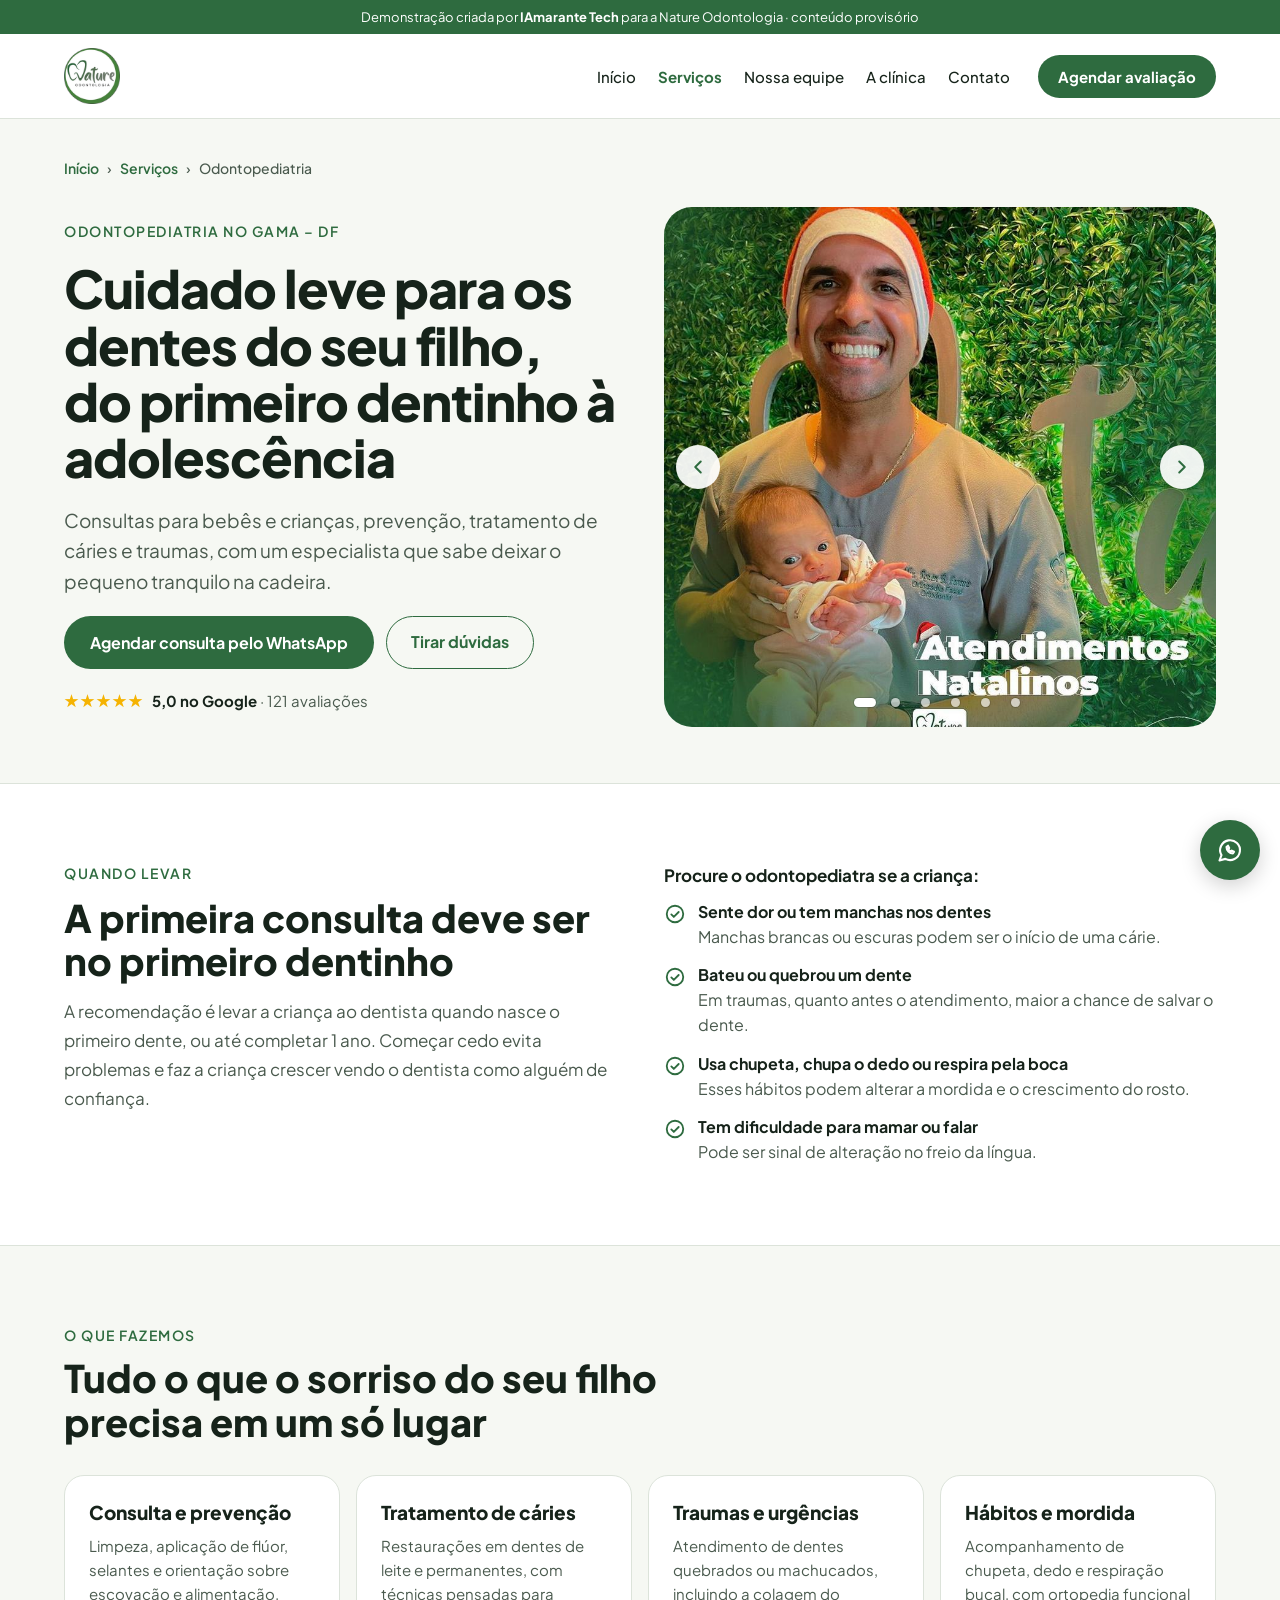
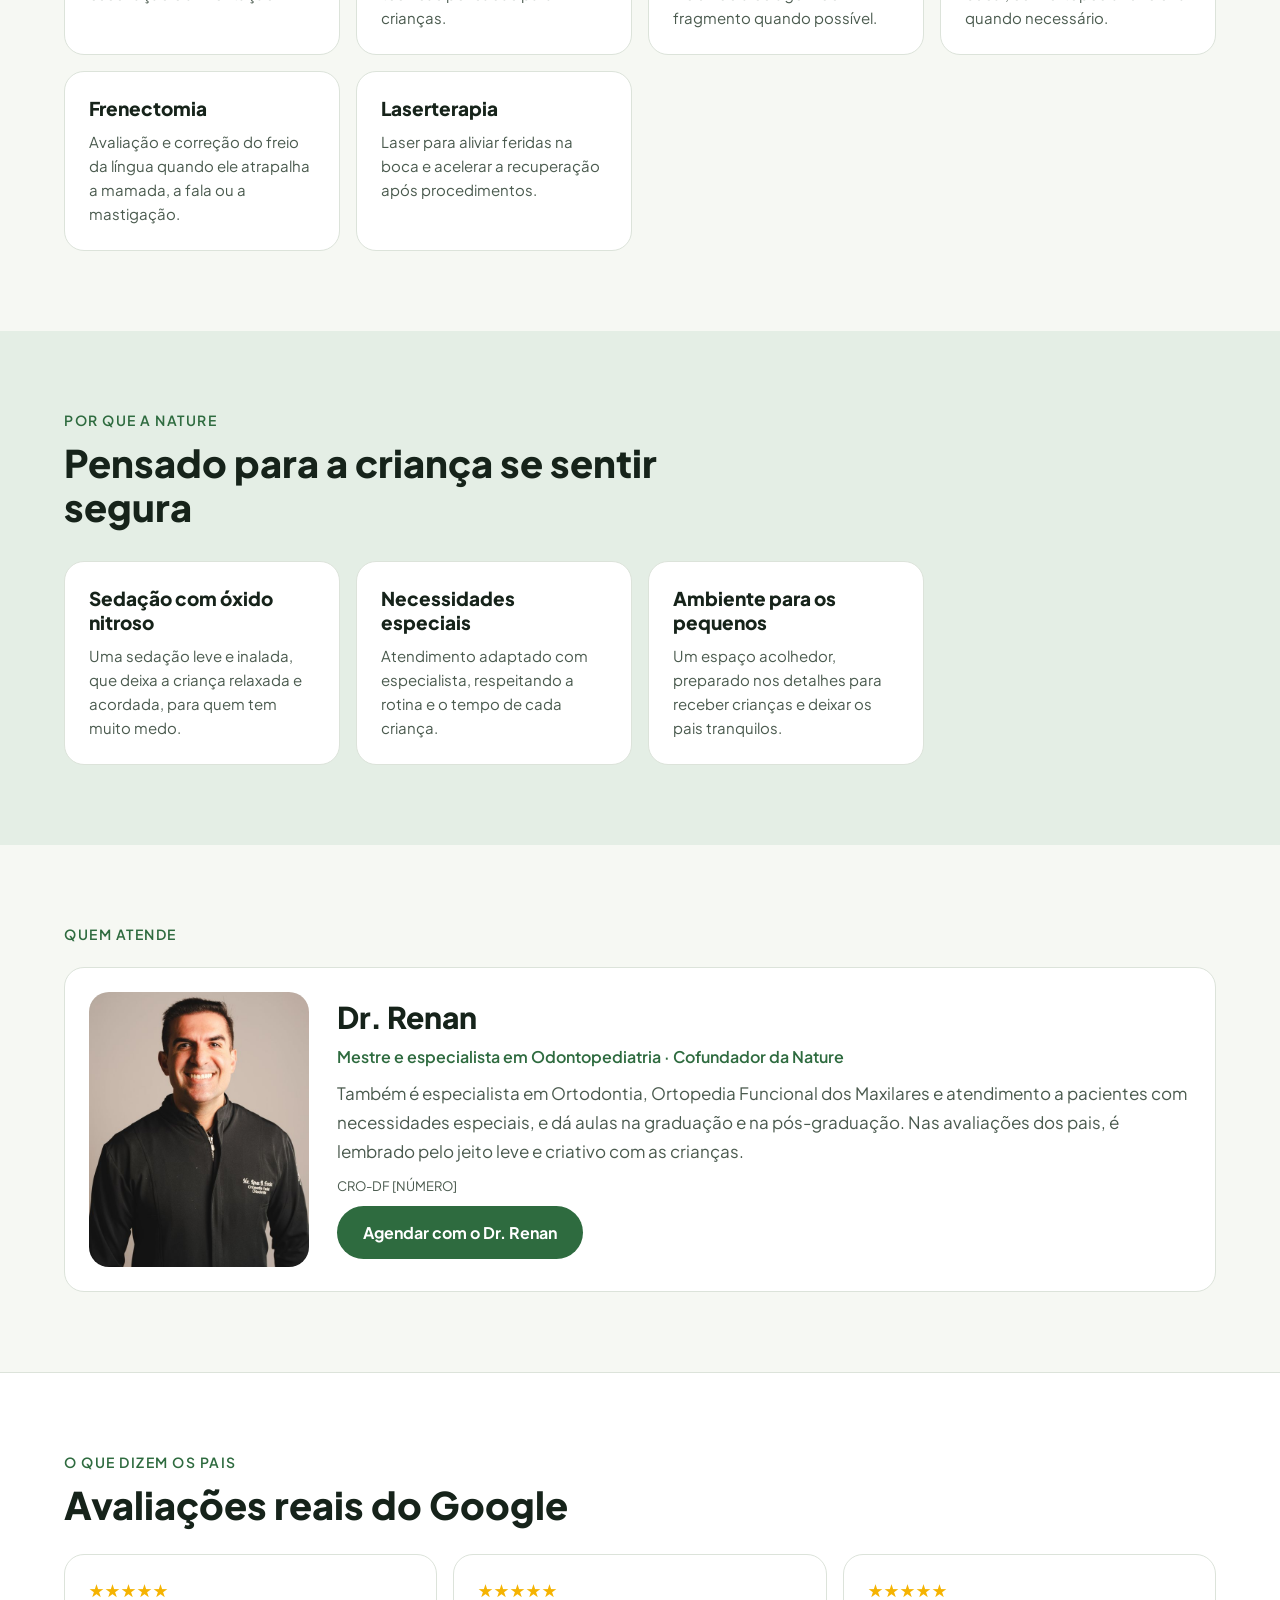
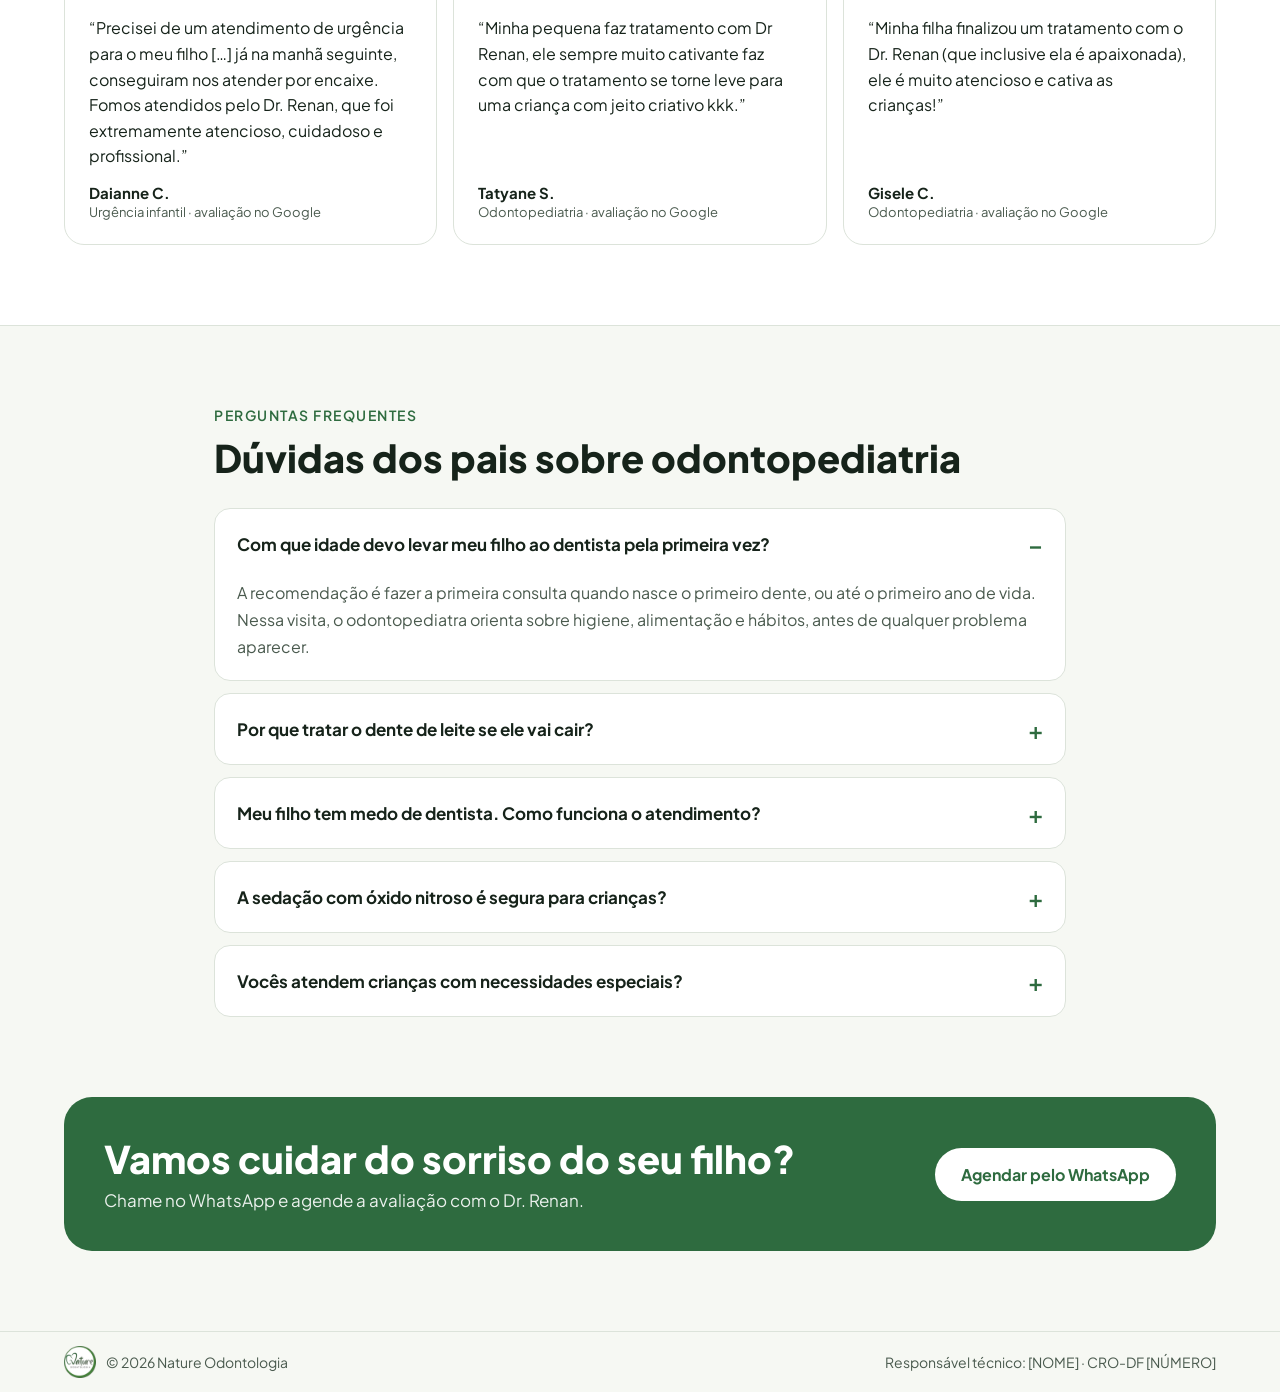
<file: servicos/odontopediatria.html>
<!doctype html>
<html lang="pt-BR">
<head>
<meta charset="utf-8">
<meta name="viewport" content="width=device-width, initial-scale=1">
<!-- Demonstração: remover o noindex quando o site for publicado no domínio da clínica -->
<meta name="robots" content="noindex, nofollow">
<title>Odontopediatria · Nature Odontologia</title>
<meta name="description" content="Odontopediatria no Gama, DF: consultas para bebês e crianças, prevenção, tratamento de cáries e traumas, sedação com óxido nitroso e atendimento a crianças com necessidades especiais.">
<link rel="canonical" href="https://natureodontologia.com.br/servicos/odontopediatria">
<meta property="og:type" content="website">
<meta property="og:title" content="Odontopediatria no Gama (DF) | Nature Odontologia">
<meta property="og:description" content="Cuidado leve para os dentes do seu filho, do primeiro dentinho à adolescência.">
<meta property="og:image" content="../img/renan.jpg">
<link rel="icon" type="image/png" href="../img/logo.png">
<link rel="preconnect" href="https://fonts.googleapis.com">
<link href="https://fonts.googleapis.com/css2?family=Plus+Jakarta+Sans:wght@400;500;600;700;800&display=swap" rel="stylesheet">
<link rel="stylesheet" href="../css/site.css?v=20261124-2">

<!-- Dados estruturados: ajudam o Google a entender a página (serviço, clínica e perguntas frequentes) -->
<script type="application/ld+json">
{
  "@context": "https://schema.org",
  "@graph": [
    {
      "@type": "Dentist",
      "@id": "https://natureodontologia.com.br/#clinica",
      "name": "Nature Odontologia",
      "url": "https://natureodontologia.com.br/",
      "telephone": "+55-61-99686-1030",
      "image": "https://natureodontologia.com.br/img/logo.png",
      "address": {
        "@type": "PostalAddress",
        "streetAddress": "AE Central Lado Leste, Lotes 24/25, Órion Office Residence Mall, Sala 707",
        "addressLocality": "Gama, Brasília",
        "addressRegion": "DF",
        "postalCode": "72405-135",
        "addressCountry": "BR"
      },
      "aggregateRating": { "@type": "AggregateRating", "ratingValue": "5.0", "reviewCount": "121" }
    },
    {
      "@type": "MedicalWebPage",
      "name": "Odontopediatria no Gama (DF)",
      "about": { "@type": "MedicalSpecialty", "name": "Odontopediatria" },
      "provider": { "@id": "https://natureodontologia.com.br/#clinica" }
    },
    {
      "@type": "BreadcrumbList",
      "itemListElement": [
        { "@type": "ListItem", "position": 1, "name": "Início", "item": "https://natureodontologia.com.br/" },
        { "@type": "ListItem", "position": 2, "name": "Serviços", "item": "https://natureodontologia.com.br/#servicos" },
        { "@type": "ListItem", "position": 3, "name": "Odontopediatria" }
      ]
    },
    {
      "@type": "FAQPage",
      "mainEntity": [
        { "@type": "Question", "name": "Com que idade devo levar meu filho ao dentista pela primeira vez?",
          "acceptedAnswer": { "@type": "Answer", "text": "A recomendação é fazer a primeira consulta quando nasce o primeiro dente, ou até o primeiro ano de vida. Nessa visita, o odontopediatra orienta sobre higiene, alimentação e hábitos, antes de qualquer problema aparecer." } },
        { "@type": "Question", "name": "Por que tratar o dente de leite se ele vai cair?",
          "acceptedAnswer": { "@type": "Answer", "text": "Os dentes de leite ajudam a criança a mastigar, falar e guardam o espaço para os dentes permanentes. Uma cárie não tratada pode causar dor e infecção e prejudicar o dente que vem por baixo." } },
        { "@type": "Question", "name": "Meu filho tem medo de dentista. Como funciona o atendimento?",
          "acceptedAnswer": { "@type": "Answer", "text": "O atendimento é feito no tempo da criança, com explicações em linguagem que ela entende e um ambiente pensado para os pequenos. Quando o dentista indica, também é possível usar a sedação leve com óxido nitroso." } },
        { "@type": "Question", "name": "A sedação com óxido nitroso é segura para crianças?",
          "acceptedAnswer": { "@type": "Answer", "text": "O óxido nitroso é uma sedação leve, inalada por uma máscara no nariz, em que a criança fica relaxada e acordada durante o procedimento. O dentista avalia em consulta se ela é indicada para cada caso." } },
        { "@type": "Question", "name": "Vocês atendem crianças com necessidades especiais?",
          "acceptedAnswer": { "@type": "Answer", "text": "Sim. O Dr. Renan é especialista em atendimento a pacientes com necessidades especiais, e o tratamento é adaptado à rotina e ao ritmo de cada criança." } }
      ]
    }
  ]
}
</script>
</head>
<body>

<div class="demo" role="note">Demonstração criada por <b>IAmarante Tech</b> para a Nature Odontologia · conteúdo provisório</div>

<header>
  <div class="bar">
    <a class="logo" href="../index.html" aria-label="Nature Odontologia, página inicial">
      <img src="../img/logo.png" width="56" height="56" alt="Nature Odontologia">
    </a>
    <nav aria-label="Principal">
      <a href="../index.html">Início</a>
      <a href="../index.html#servicos" class="ativo">Serviços</a>
      <a href="../index.html#equipe">Nossa equipe</a>
      <a href="../index.html#clinica">A clínica</a>
      <a href="../index.html#contato">Contato</a>
    </nav>
    <div class="acoes">
      <a class="btn sm" href="https://wa.me/5561996861030?text=Ol%C3%A1%21%20Vi%20o%20site%20da%20Nature%20e%20gostaria%20de%20agendar%20uma%20consulta%20de%20Odontopediatria." target="_blank" rel="noopener">Agendar avaliação</a>
    </div>
  </div>
</header>

<main>

  <!-- Topo -->
  <section class="wrap" style="padding-top:40px;padding-bottom:56px">
    <nav class="trilha" aria-label="Você está em"><a href="../index.html">Início</a><span>›</span><a href="../index.html#servicos">Serviços</a><span>›</span><span>Odontopediatria</span></nav>
    <div class="split" style="margin-top:28px">
      <div class="col">
        <p class="eyebrow">Odontopediatria no Gama – DF</p>
        <h1>Cuidado leve para os dentes do seu filho, do primeiro dentinho à adolescência</h1>
        <p class="lead">Consultas para bebês e crianças, prevenção, tratamento de cáries e traumas, com um especialista que sabe deixar o pequeno tranquilo na cadeira.</p>
        <div class="botoes">
          <a class="btn" href="https://wa.me/5561996861030?text=Ol%C3%A1%21%20Vi%20o%20site%20da%20Nature%20e%20gostaria%20de%20agendar%20uma%20consulta%20de%20Odontopediatria." target="_blank" rel="noopener">Agendar consulta pelo WhatsApp</a>
          <a class="btn out" href="#duvidas">Tirar dúvidas</a>
        </div>
        <a class="selo" href="https://www.google.com/maps/search/?api=1&amp;query=Nature+Odontologia+Gama+DF" target="_blank" rel="noopener"><span class="estrelas" aria-hidden="true">★★★★★</span><span><b>5,0 no Google</b> · 121 avaliações</span></a>
      </div>
      <div class="carrossel" role="region" aria-roledescription="carrossel" aria-label="Fotos de atendimentos infantis na Nature">
        <ul class="trilho" tabindex="0">
          <li class="slide" role="group" aria-roledescription="foto" aria-label="1 de 6"><img src="../img/odontopediatria/1.jpg" alt="Dr. Renan segurando um recém-nascido em atendimento de Natal" width="900" height="900"></li>
          <li class="slide" role="group" aria-roledescription="foto" aria-label="2 de 6"><img src="../img/odontopediatria/3.jpg" alt="Menino sorrindo com a medalha "Melhor sorriso do mundo" em frente ao letreiro da Nature" width="900" height="900" loading="lazy"></li>
          <li class="slide" role="group" aria-roledescription="foto" aria-label="3 de 6"><img src="../img/odontopediatria/4.jpg" alt="Dr. Matheus e Dr. Renan com uma paciente na cadeira e o pai dela" width="900" height="900" loading="lazy"></li>
          <li class="slide" role="group" aria-roledescription="foto" aria-label="4 de 6"><img src="../img/odontopediatria/5.jpg" alt="Dr. Matheus e Dr. Renan com um paciente em cadeira de rodas no consultório" width="900" height="900" loading="lazy"></li>
          <li class="slide" role="group" aria-roledescription="foto" aria-label="5 de 6"><img src="../img/odontopediatria/6.jpg" alt="Dr. Renan com uma paciente em frente ao letreiro da Nature" width="900" height="900" loading="lazy"></li>
          <li class="slide" role="group" aria-roledescription="foto" aria-label="6 de 6"><img src="../img/odontopediatria/7.jpg" alt="Dr. Renan com um grupo de crianças pacientes em frente ao letreiro da Nature" width="900" height="900" loading="lazy"></li>
        </ul>
        <button type="button" class="seta ant" aria-label="Foto anterior"><svg width="22" height="22" viewBox="0 0 24 24" fill="none" stroke="currentColor" stroke-width="2.2" stroke-linecap="round" stroke-linejoin="round" aria-hidden="true"><path d="M15 18l-6-6 6-6"/></svg></button>
        <button type="button" class="seta prox" aria-label="Próxima foto"><svg width="22" height="22" viewBox="0 0 24 24" fill="none" stroke="currentColor" stroke-width="2.2" stroke-linecap="round" stroke-linejoin="round" aria-hidden="true"><path d="M9 6l6 6-6 6"/></svg></button>
        <div class="pontos"><button type="button" class="dot" aria-label="Ver foto 1" aria-current="true"></button><button type="button" class="dot" aria-label="Ver foto 2"></button><button type="button" class="dot" aria-label="Ver foto 3"></button><button type="button" class="dot" aria-label="Ver foto 4"></button><button type="button" class="dot" aria-label="Ver foto 5"></button><button type="button" class="dot" aria-label="Ver foto 6"></button></div>
      </div>
    </div>
  </section>

  <!-- Quando levar -->
  <section class="band pad">
    <div class="wrap split" style="align-items:flex-start">
      <div class="col" style="gap:14px">
        <p class="eyebrow">Quando levar</p>
        <h2>A primeira consulta deve ser no primeiro dentinho</h2>
        <p class="txt">A recomendação é levar a criança ao dentista quando nasce o primeiro dente, ou até completar 1 ano. Começar cedo evita problemas e faz a criança crescer vendo o dentista como alguém de confiança.</p>
      </div>
      <div class="col" style="gap:14px">
        <p class="k" style="margin:0;font-weight:700;font-size:17px">Procure o odontopediatra se a criança:</p>
        <ul class="lista-check">
          <li><svg width="22" height="22" viewBox="0 0 24 24" fill="none" stroke="currentColor" stroke-width="2" stroke-linecap="round" stroke-linejoin="round" aria-hidden="true"><circle cx="12" cy="12" r="9"/><path d="M8 12.5l2.7 2.7L16 9.8"/></svg><span><b>Sente dor ou tem manchas nos dentes</b>Manchas brancas ou escuras podem ser o início de uma cárie.</span></li>
          <li><svg width="22" height="22" viewBox="0 0 24 24" fill="none" stroke="currentColor" stroke-width="2" stroke-linecap="round" stroke-linejoin="round" aria-hidden="true"><circle cx="12" cy="12" r="9"/><path d="M8 12.5l2.7 2.7L16 9.8"/></svg><span><b>Bateu ou quebrou um dente</b>Em traumas, quanto antes o atendimento, maior a chance de salvar o dente.</span></li>
          <li><svg width="22" height="22" viewBox="0 0 24 24" fill="none" stroke="currentColor" stroke-width="2" stroke-linecap="round" stroke-linejoin="round" aria-hidden="true"><circle cx="12" cy="12" r="9"/><path d="M8 12.5l2.7 2.7L16 9.8"/></svg><span><b>Usa chupeta, chupa o dedo ou respira pela boca</b>Esses hábitos podem alterar a mordida e o crescimento do rosto.</span></li>
          <li><svg width="22" height="22" viewBox="0 0 24 24" fill="none" stroke="currentColor" stroke-width="2" stroke-linecap="round" stroke-linejoin="round" aria-hidden="true"><circle cx="12" cy="12" r="9"/><path d="M8 12.5l2.7 2.7L16 9.8"/></svg><span><b>Tem dificuldade para mamar ou falar</b>Pode ser sinal de alteração no freio da língua.</span></li>
        </ul>
      </div>
    </div>
  </section>

  <!-- O que fazemos -->
  <section class="pad">
    <div class="wrap col" style="gap:32px">
      <div class="col" style="gap:12px;max-width:720px">
        <p class="eyebrow">O que fazemos</p>
        <h2>Tudo o que o sorriso do seu filho precisa em um só lugar</h2>
      </div>
      <div class="grid" style="grid-template-columns:repeat(auto-fill,minmax(260px,1fr))">
        <div class="card destaque"><h3>Consulta e prevenção</h3><p>Limpeza, aplicação de flúor, selantes e orientação sobre escovação e alimentação.</p></div>
        <div class="card destaque"><h3>Tratamento de cáries</h3><p>Restaurações em dentes de leite e permanentes, com técnicas pensadas para crianças.</p></div>
        <div class="card destaque"><h3>Traumas e urgências</h3><p>Atendimento de dentes quebrados ou machucados, incluindo a colagem do fragmento quando possível.</p></div>
        <div class="card destaque"><h3>Hábitos e mordida</h3><p>Acompanhamento de chupeta, dedo e respiração bucal, com ortopedia funcional quando necessário.</p></div>
        <div class="card destaque"><h3>Frenectomia</h3><p>Avaliação e correção do freio da língua quando ele atrapalha a mamada, a fala ou a mastigação.</p></div>
        <div class="card destaque"><h3>Laserterapia</h3><p>Laser para aliviar feridas na boca e acelerar a recuperação após procedimentos.</p></div>
      </div>
    </div>
  </section>

  <!-- Diferenciais -->
  <section class="soft pad">
    <div class="wrap col" style="gap:32px">
      <div class="col" style="gap:12px;max-width:720px">
        <p class="eyebrow">Por que a Nature</p>
        <h2>Pensado para a criança se sentir segura</h2>
      </div>
      <div class="grid" style="grid-template-columns:repeat(auto-fill,minmax(260px,1fr))">
        <div class="card destaque"><h3>Sedação com óxido nitroso</h3><p>Uma sedação leve e inalada, que deixa a criança relaxada e acordada, para quem tem muito medo.</p></div>
        <div class="card destaque"><h3>Necessidades especiais</h3><p>Atendimento adaptado com especialista, respeitando a rotina e o tempo de cada criança.</p></div>
        <div class="card destaque"><h3>Ambiente para os pequenos</h3><p>Um espaço acolhedor, preparado nos detalhes para receber crianças e deixar os pais tranquilos.</p></div>
      </div>
    </div>
  </section>

  <!-- Profissional -->
  <section class="pad">
    <div class="wrap col" style="gap:24px">
      <p class="eyebrow">Quem atende</p>
      <div class="card prof-box">
        <img src="../img/renan.jpg" alt="Foto do Dr. Renan" width="220" height="275">
        <div class="col" style="gap:12px">
          <h2 style="font-size:30px">Dr. Renan</h2>
          <p class="area" style="margin:0;font-size:16px;font-weight:600;color:var(--green)">Mestre e especialista em Odontopediatria · Cofundador da Nature</p>
          <p class="txt">Também é especialista em Ortodontia, Ortopedia Funcional dos Maxilares e atendimento a pacientes com necessidades especiais, e dá aulas na graduação e na pós-graduação. Nas avaliações dos pais, é lembrado pelo jeito leve e criativo com as crianças.</p>
          <p style="margin:0;font-size:13px;color:var(--muted)">CRO-DF [NÚMERO]</p>
          <div class="botoes"><a class="btn" href="https://wa.me/5561996861030?text=Ol%C3%A1%21%20Vi%20o%20site%20da%20Nature%20e%20gostaria%20de%20agendar%20uma%20consulta%20de%20Odontopediatria%20com%20o%20Dr.%20Renan." target="_blank" rel="noopener">Agendar com o Dr. Renan</a></div>
        </div>
      </div>
    </div>
  </section>

  <!-- Depoimentos -->
  <section class="band pad">
    <div class="wrap col" style="gap:28px">
      <div class="col" style="gap:12px">
        <p class="eyebrow">O que dizem os pais</p>
        <h2>Avaliações reais do Google</h2>
      </div>
      <div class="grid" style="grid-template-columns:repeat(auto-fill,minmax(300px,1fr))">
        <figure class="card dep"><div class="estrelas" role="img" aria-label="5 de 5 estrelas">★★★★★</div>
          <blockquote>“Precisei de um atendimento de urgência para o meu filho […] já na manhã seguinte, conseguiram nos atender por encaixe. Fomos atendidos pelo Dr. Renan, que foi extremamente atencioso, cuidadoso e profissional.”</blockquote>
          <figcaption><b>Daianne C.</b><span>Urgência infantil · avaliação no Google</span></figcaption></figure>
        <figure class="card dep"><div class="estrelas" role="img" aria-label="5 de 5 estrelas">★★★★★</div>
          <blockquote>“Minha pequena faz tratamento com Dr Renan, ele sempre muito cativante faz com que o tratamento se torne leve para uma criança com jeito criativo kkk.”</blockquote>
          <figcaption><b>Tatyane S.</b><span>Odontopediatria · avaliação no Google</span></figcaption></figure>
        <figure class="card dep"><div class="estrelas" role="img" aria-label="5 de 5 estrelas">★★★★★</div>
          <blockquote>“Minha filha finalizou um tratamento com o Dr. Renan (que inclusive ela é apaixonada), ele é muito atencioso e cativa as crianças!”</blockquote>
          <figcaption><b>Gisele C.</b><span>Odontopediatria · avaliação no Google</span></figcaption></figure>
      </div>
    </div>
  </section>

  <!-- Perguntas frequentes -->
  <section id="duvidas" class="pad">
    <div class="wrap col" style="gap:28px;max-width:900px">
      <div class="col" style="gap:12px">
        <p class="eyebrow">Perguntas frequentes</p>
        <h2>Dúvidas dos pais sobre odontopediatria</h2>
      </div>
      <div class="faq">
        <details open><summary>Com que idade devo levar meu filho ao dentista pela primeira vez?</summary><p>A recomendação é fazer a primeira consulta quando nasce o primeiro dente, ou até o primeiro ano de vida. Nessa visita, o odontopediatra orienta sobre higiene, alimentação e hábitos, antes de qualquer problema aparecer.</p></details>
        <details><summary>Por que tratar o dente de leite se ele vai cair?</summary><p>Os dentes de leite ajudam a criança a mastigar, falar e guardam o espaço para os dentes permanentes. Uma cárie não tratada pode causar dor e infecção e prejudicar o dente que vem por baixo.</p></details>
        <details><summary>Meu filho tem medo de dentista. Como funciona o atendimento?</summary><p>O atendimento é feito no tempo da criança, com explicações em linguagem que ela entende e um ambiente pensado para os pequenos. Quando o dentista indica, também é possível usar a sedação leve com óxido nitroso.</p></details>
        <details><summary>A sedação com óxido nitroso é segura para crianças?</summary><p>O óxido nitroso é uma sedação leve, inalada por uma máscara no nariz, em que a criança fica relaxada e acordada durante o procedimento. O dentista avalia em consulta se ela é indicada para cada caso.</p></details>
        <details><summary>Vocês atendem crianças com necessidades especiais?</summary><p>Sim. O Dr. Renan é especialista em atendimento a pacientes com necessidades especiais, e o tratamento é adaptado à rotina e ao ritmo de cada criança.</p></details>
      </div>
    </div>
  </section>

  <!-- Chamada final -->
  <section class="wrap" style="padding-bottom:80px">
    <div class="cta-final">
      <div>
        <h2>Vamos cuidar do sorriso do seu filho?</h2>
        <p>Chame no WhatsApp e agende a avaliação com o Dr. Renan.</p>
      </div>
      <a class="btn claro" href="https://wa.me/5561996861030?text=Ol%C3%A1%21%20Vi%20o%20site%20da%20Nature%20e%20gostaria%20de%20agendar%20uma%20consulta%20de%20Odontopediatria." target="_blank" rel="noopener">Agendar pelo WhatsApp</a>
    </div>
  </section>

</main>

<footer style="border-top:1px solid var(--line)">
  <div class="bar">
    <p style="display:flex;align-items:center;gap:10px"><img src="../img/logo.png" width="32" height="32" alt="">© 2026 Nature Odontologia</p>
    <p>Responsável técnico: [NOME] · CRO-DF [NÚMERO]</p>
  </div>
</footer>

<a class="whats-fixo" href="https://wa.me/5561996861030?text=Ol%C3%A1%21%20Vi%20o%20site%20da%20Nature%20e%20gostaria%20de%20agendar%20uma%20consulta%20de%20Odontopediatria." target="_blank" rel="noopener" aria-label="Conversar no WhatsApp">
  <svg width="28" height="28" viewBox="0 0 24 24" fill="none" stroke="currentColor" stroke-width="1.8" stroke-linecap="round" stroke-linejoin="round" aria-hidden="true"><path d="M3 21l1.7-4.6A8.5 8.5 0 1 1 8 19.6L3 21z"/><path d="M9 9.5c0 3 2.5 5.5 5.5 5.5l1-1.5-2-1-1 .8a4 4 0 0 1-2-2l.8-1-1-2L9 9.5z"/></svg>
</a>

<script>
  // Carrossel de fotos: setas, pontos, arrastar no celular e troca automática a cada 5 s
  (function(){
    var c = document.querySelector('.carrossel'); if (!c) return;
    var trilho = c.querySelector('.trilho'), slides = c.querySelectorAll('.slide'), pontos = c.querySelectorAll('.dot');
    var atual = 0, timer = null;
    var semAnimacao = window.matchMedia && matchMedia('(prefers-reduced-motion: reduce)').matches;
    function vaiPara(i){
      atual = (i + slides.length) % slides.length;
      trilho.scrollTo({ left: slides[atual].offsetLeft, behavior: semAnimacao ? 'auto' : 'smooth' });
    }
    function marca(){
      var i = Math.round(trilho.scrollLeft / trilho.clientWidth);
      atual = i;
      pontos.forEach(function(p, k){ if (k === i) p.setAttribute('aria-current','true'); else p.removeAttribute('aria-current'); });
    }
    var espera; trilho.addEventListener('scroll', function(){ clearTimeout(espera); espera = setTimeout(marca, 80); });
    c.querySelector('.ant').addEventListener('click', function(){ vaiPara(atual - 1); reinicia(); });
    c.querySelector('.prox').addEventListener('click', function(){ vaiPara(atual + 1); reinicia(); });
    pontos.forEach(function(p, k){ p.addEventListener('click', function(){ vaiPara(k); reinicia(); }); });
    trilho.addEventListener('keydown', function(e){
      if (e.key === 'ArrowRight') { e.preventDefault(); vaiPara(atual + 1); reinicia(); }
      if (e.key === 'ArrowLeft')  { e.preventDefault(); vaiPara(atual - 1); reinicia(); }
    });
    function inicia(){ if (!semAnimacao && !timer) timer = setInterval(function(){ vaiPara(atual + 1); }, 5000); }
    function para(){ clearInterval(timer); timer = null; }
    function reinicia(){ para(); inicia(); }
    ['mouseenter','focusin','touchstart'].forEach(function(ev){ c.addEventListener(ev, para, {passive:true}); });
    ['mouseleave','focusout'].forEach(function(ev){ c.addEventListener(ev, inicia); });
    inicia();
  })();
</script>
</body>
</html>
</file>
<file: css/site.css>
:root{--bg:#F6F8F3;--surface:#FFFFFF;--ink:#16231A;--muted:#4A5A4E;--green:#2E6B3F;--on-green:#FFFFFF;--soft:#E4EEE5;--line:#DCE3DA}
  *{box-sizing:border-box}
  html{scroll-behavior:smooth}
  body{margin:0;background:var(--bg);color:var(--ink);font-family:'Plus Jakarta Sans',system-ui,sans-serif}
  a{color:inherit}
  a:hover{opacity:.85}
  .wrap{max-width:1200px;margin:0 auto;padding:0 24px}
  .demo{background:var(--green);color:var(--on-green);text-align:center;font-size:13px;padding:8px 16px;line-height:1.4}
  header{position:sticky;top:0;z-index:10;background:var(--surface);border-bottom:1px solid var(--line)}
  .bar{display:flex;flex-wrap:wrap;align-items:center;gap:16px 28px;padding:14px 24px;max-width:1200px;margin:0 auto}
  .logo{display:flex;align-items:center;gap:10px;text-decoration:none;margin-right:auto;color:var(--green)}
  .logo b{display:block;font-weight:800;font-size:20px;line-height:1.1}
  .logo small{display:block;font-size:11px;letter-spacing:3px;color:var(--muted)}
  nav{display:flex;flex-wrap:wrap;gap:6px 22px;font-size:15px;font-weight:500}
  nav a{text-decoration:none;padding:10px 0}
  nav a.ativo{color:var(--green);font-weight:700}
  .acoes{display:flex;align-items:center;gap:10px}
  .btn{display:inline-block;text-decoration:none;background:var(--green);color:var(--on-green);font-weight:700;font-size:16px;padding:16px 26px;border-radius:999px;text-align:center}
  .btn.sm{font-size:15px;padding:12px 20px}
  .btn.out{background:transparent;border:1.5px solid var(--green);color:var(--green);padding:14px 24px}
  .eyebrow{margin:0;font-size:14px;font-weight:600;letter-spacing:1.5px;text-transform:uppercase;color:var(--green)}
  h1{margin:0;font-size:clamp(34px,5vw,52px);line-height:1.08;font-weight:800;letter-spacing:-1px}
  h2{margin:0;font-size:clamp(28px,3.5vw,38px);line-height:1.15;font-weight:800}
  .lead{margin:0;font-size:19px;line-height:1.6;color:var(--muted)}
  .txt{margin:0;font-size:17px;line-height:1.7;color:var(--muted)}
  .split{display:flex;flex-wrap:wrap;gap:48px;align-items:center}
  .split>*{flex:1 1 420px;min-width:0}
  .col{display:flex;flex-direction:column;gap:20px}
  .ph{border-radius:28px;background:var(--soft);border:1.5px dashed var(--green);display:flex;align-items:center;justify-content:center;text-align:center;padding:24px;color:var(--muted);font-size:16px}
  .grid{display:grid;gap:16px}
  .card{background:var(--surface);border:1px solid var(--line);border-radius:20px}
  .num{padding:22px 20px}
  .num p{margin:0}
  .num .v{font-size:24px;font-weight:800;color:var(--green);white-space:nowrap;letter-spacing:-.3px}
  .num .l{margin-top:6px;color:var(--muted);font-size:15px}
  .band{background:var(--surface);border-top:1px solid var(--line);border-bottom:1px solid var(--line)}
  .soft{background:var(--soft)}
  section.pad{padding:80px 0}
  .serv{text-decoration:none;background:var(--bg);padding:24px;display:flex;flex-direction:column;gap:10px}
  .ic{width:44px;height:44px;border-radius:14px;background:var(--soft);color:var(--green);display:flex;align-items:center;justify-content:center}
  .serv .n{font-size:18px;font-weight:700}
  .serv .d{font-size:15px;line-height:1.5;color:var(--muted)}
  .serv .a{font-size:14px;font-weight:700;color:var(--green);margin-top:auto}
  .mini{text-decoration:none;overflow:hidden;display:flex;flex-direction:column}
  .foto{background:var(--soft);color:var(--green);display:flex;flex-direction:column;align-items:center;justify-content:center;gap:8px;font-weight:800}
  .mini .foto{height:280px;font-size:44px;overflow:hidden}
  .mini .info{padding:18px 20px 22px;display:flex;flex-direction:column;gap:6px}
  .mini .info b{font-size:18px}
  .mini .info span{font-size:14px;line-height:1.5;color:var(--muted)}
  .prof{overflow:hidden;display:flex;flex-direction:column;border-radius:24px}
  .prof .foto{height:400px;font-size:64px;overflow:hidden}
  .foto img{width:100%;height:100%;object-fit:cover;object-position:center 15%;display:block}
  .prof .foto small{font-size:13px;font-weight:500;color:var(--muted)}
  .prof .corpo{padding:24px;display:flex;flex-direction:column;gap:12px;flex-grow:1}
  .prof h3{margin:0;font-size:22px;font-weight:800}
  .prof .area{margin:4px 0 0;font-size:15px;font-weight:600;color:var(--green)}
  .prof .reg{margin:4px 0 0;font-size:13px;color:var(--muted)}
  .prof .bio{margin:0;font-size:15px;line-height:1.6;color:var(--muted)}
  .tags{display:flex;flex-wrap:wrap;gap:8px}
  .tags span{font-size:13px;font-weight:600;background:var(--soft);padding:6px 12px;border-radius:999px}
  .prof .btn{margin-top:auto;font-size:15px;padding:14px 20px}
  .dep{margin:0;padding:24px;display:flex;flex-direction:column;gap:14px}
  .dep blockquote{margin:0;font-size:16px;line-height:1.6}
  .dep figcaption{display:flex;flex-direction:column;gap:2px;margin-top:auto}
  .dep figcaption b{font-size:15px}
  .dep figcaption span{font-size:13px;color:var(--muted)}
  .estrelas{display:flex;gap:2px;color:#F5B301;font-size:17px;letter-spacing:1px}
  .nota{display:flex;align-items:center;gap:14px;padding:16px 22px;text-decoration:none}
  .nota-num{font-size:40px;font-weight:800;color:var(--green);line-height:1}
  .nota-txt{font-size:14px;color:var(--muted)}
  .selo{display:inline-flex;align-items:center;gap:8px;font-size:15px;color:var(--muted);text-decoration:none}
  .selo b{color:var(--ink)}
  .aval{height:180px;border-radius:20px;border:1.5px dashed var(--line);display:flex;align-items:center;justify-content:center;color:var(--muted);font-size:15px;text-align:center;padding:20px}
  .mapa{width:100%;min-height:340px;border:0;border-radius:28px;background:var(--soft)}
  .rotas{display:grid;grid-template-columns:repeat(3,minmax(0,1fr));gap:10px}
  .rota{display:flex;align-items:center;justify-content:center;gap:8px;min-height:52px;padding:10px 12px;border-radius:16px;border:1.5px solid var(--green);color:var(--green);font-weight:700;font-size:15px;text-decoration:none;background:var(--surface)}
  @media (max-width:420px){.rotas{grid-template-columns:1fr}}
  .contato p{margin:0}
  .contato .k{font-weight:700}
  .contato .v{margin-top:2px;color:var(--muted)}
  footer .bar{font-size:14px;color:var(--muted);justify-content:space-between}
  footer p{margin:0}
  .botoes{display:flex;flex-wrap:wrap;gap:12px}
  .pagina[hidden]{display:none}
  .whats-fixo{position:fixed;right:20px;bottom:20px;width:60px;height:60px;border-radius:30px;background:var(--green);color:var(--on-green);display:flex;align-items:center;justify-content:center;box-shadow:0 6px 20px rgba(0,0,0,.18);z-index:20}
  @media (max-width:640px){section.pad{padding:56px 0}.lead{font-size:17px}header{position:static}}

  /* ----- Páginas de serviço ----- */
  .trilha{font-size:14px;font-weight:500;color:var(--muted);display:flex;flex-wrap:wrap;align-items:center;gap:8px;line-height:1.4}
  .trilha a{text-decoration:none;color:var(--green);font-weight:600;padding:0}
  .lista-check{list-style:none;margin:0;padding:0;display:grid;gap:14px}
  .lista-check li{display:flex;gap:12px;align-items:flex-start;font-size:16px;line-height:1.55}
  .lista-check li svg{flex:none;margin-top:3px;color:var(--green)}
  .lista-check b{display:block;color:var(--ink)}
  .lista-check span{color:var(--muted)}
  .destaque{padding:24px;display:flex;flex-direction:column;gap:10px}
  .destaque h3{margin:0;font-size:19px;font-weight:800}
  .destaque p{margin:0;font-size:15px;line-height:1.6;color:var(--muted)}
  .prof-box{display:flex;flex-wrap:wrap;gap:28px;align-items:center;padding:24px}
  .prof-box img{width:220px;height:275px;object-fit:cover;object-position:center 15%;border-radius:20px;flex:none}
  .prof-box .col{flex:1 1 320px;min-width:0}
  .faq{display:flex;flex-direction:column;gap:12px}
  .faq details{background:var(--surface);border:1px solid var(--line);border-radius:16px;padding:0 22px}
  .faq summary{cursor:pointer;list-style:none;padding:20px 0;font-weight:700;font-size:17px;display:flex;justify-content:space-between;gap:16px;align-items:center}
  .faq summary::-webkit-details-marker{display:none}
  .faq summary::after{content:"+";font-size:24px;font-weight:600;color:var(--green);flex:none}
  .faq details[open] summary::after{content:"–"}
  .faq details p{margin:0 0 20px;font-size:16px;line-height:1.7;color:var(--muted)}
  .cta-final{background:var(--green);color:var(--on-green);border-radius:28px;padding:40px;display:flex;flex-wrap:wrap;gap:24px;align-items:center;justify-content:space-between}
  .cta-final h2{color:var(--on-green)}
  .cta-final p{margin:8px 0 0;font-size:17px;opacity:.9}
  .btn.claro{background:#fff;color:var(--green)}

  /* ----- Carrossel de fotos ----- */
  .carrossel{position:relative;border-radius:28px;overflow:hidden;background:var(--soft);aspect-ratio:1/1;max-height:520px}
  .trilho{display:flex;height:100%;margin:0;padding:0;list-style:none;overflow-x:auto;scroll-snap-type:x mandatory;scrollbar-width:none;outline-offset:-4px}
  .trilho::-webkit-scrollbar{display:none}
  .slide{flex:0 0 100%;height:100%;scroll-snap-align:start}
  .slide img{width:100%;height:100%;object-fit:cover;display:block}
  .seta{position:absolute;top:50%;transform:translateY(-50%);width:44px;height:44px;border-radius:22px;border:0;background:rgba(255,255,255,.92);color:var(--green);display:flex;align-items:center;justify-content:center;cursor:pointer;box-shadow:0 2px 10px rgba(0,0,0,.15)}
  .seta.ant{left:12px}.seta.prox{right:12px}
  .pontos{position:absolute;left:0;right:0;bottom:10px;display:flex;justify-content:center;gap:2px}
  .dot{width:28px;height:28px;border:0;background:transparent;cursor:pointer;display:flex;align-items:center;justify-content:center;padding:0}
  .dot::before{content:"";width:9px;height:9px;border-radius:50%;background:rgba(255,255,255,.65);box-shadow:0 0 0 1px rgba(0,0,0,.15)}
  .dot[aria-current="true"]::before{background:#fff;width:22px;border-radius:5px}
</file>
